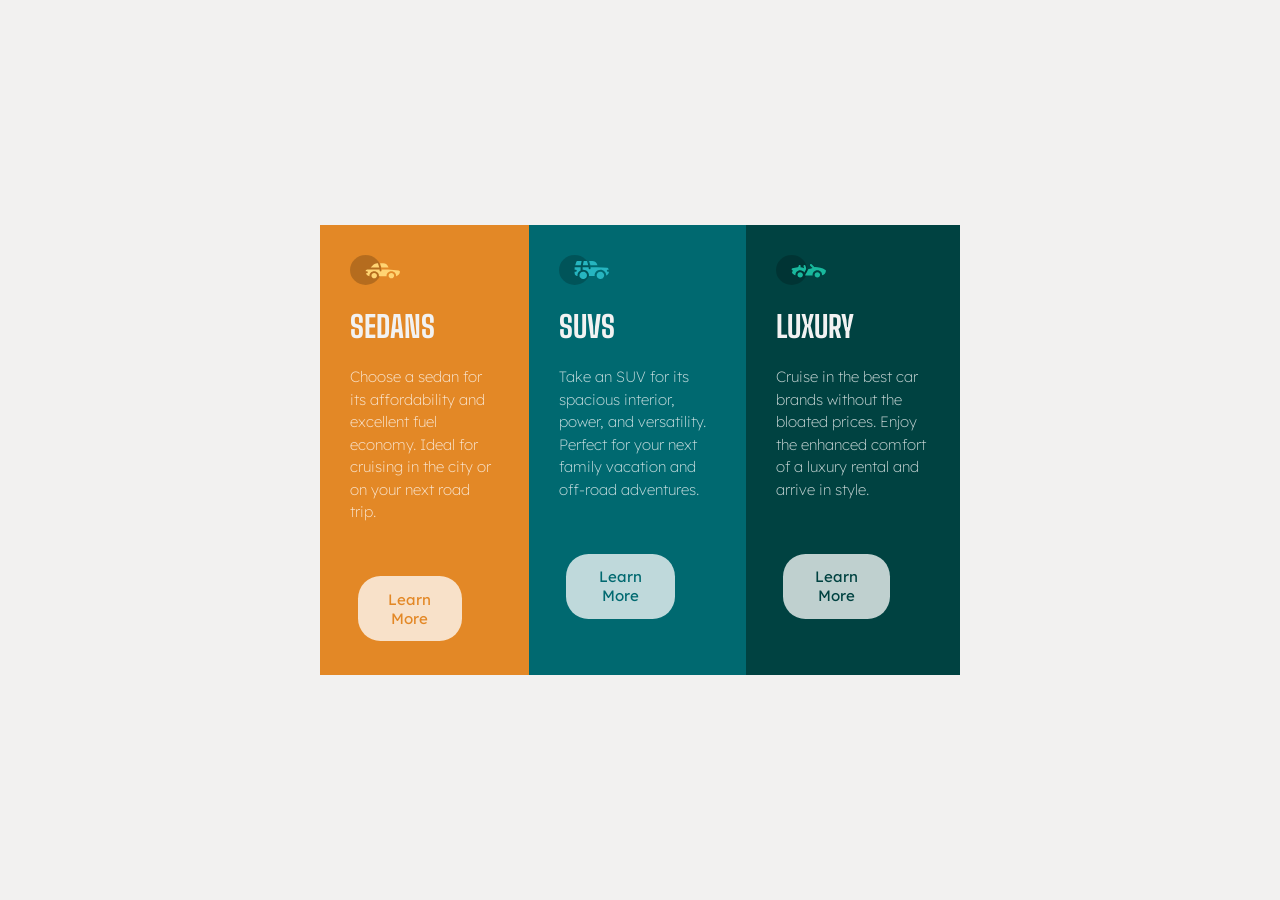
<file: 3-column preview card component/index.html>
<!DOCTYPE html>
<html lang="en">
<head>
    <meta charset="UTF-8">
    <meta name="viewport" content="width=device-width, initial-scale=1.0">
    <title>3-column preview card component</title>
    <link rel="icon" type="image/png" href="./assets/images/favicon-32x32.png">
    <link rel="stylesheet" href="./style.css">
  
    <link rel="preconnect" href="https://fonts.googleapis.com">
    <link rel="preconnect" href="https://fonts.gstatic.com" crossorigin>
    <link href="https://fonts.googleapis.com/css2?family=Big+Shoulders:opsz,wght@10..72,100..900&family=Inter:ital,opsz,wght@0,14..32,100..900;1,14..32,100..900&family=Nosifer&family=Oi&family=Outfit:wght@100..900&family=Patrick+Hand&family=Ultra&family=Young+Serif&display=swap" rel="stylesheet">
    <link href="https://fonts.googleapis.com/css2?family=Big+Shoulders:opsz,wght@10..72,100..900&family=Inter:ital,opsz,wght@0,14..32,100..900;1,14..32,100..900&family=Lexend+Deca:wght@100..900&family=Nosifer&family=Oi&family=Outfit:wght@100..900&family=Patrick+Hand&family=Ultra&family=Young+Serif&display=swap" rel="stylesheet">

</head>
<body>
    <div class="container">
        <div class="card y">
            <div class="y">
                <img src="./assets/images/icon-sedans.svg">
                <h1>SEDANS</h1>
                <p>Choose a sedan for its affordability and excellent fuel economy. Ideal for cruising in the city or on your next road trip.</p>
            </div>
            <a href="#" class="button yy">Learn More</a>
        </div>
        <div class="card b">
            <div>
                <img src="./assets/images/icon-suvs.svg">
                <h1>SUVS</h1>
                <p>Take an SUV for its spacious interior, power, and versatility. Perfect for your next family vacation and off-road adventures.</p>
            </div>
            <a href="#" class="button bb">Learn More</a>
        </div>
        <div class="card g">
            <div>
                <img src="./assets/images/icon-luxury.svg">
                <h1>LUXURY</h1>
                <p>Cruise in the best car brands without the bloated prices. Enjoy the enhanced comfort of a luxury rental and arrive in style.</p>
            </div>
            <a href="#" class="button gg">Learn More</a>
            </div>
            
        </div>
    </div>
</body>
</html>
</file>
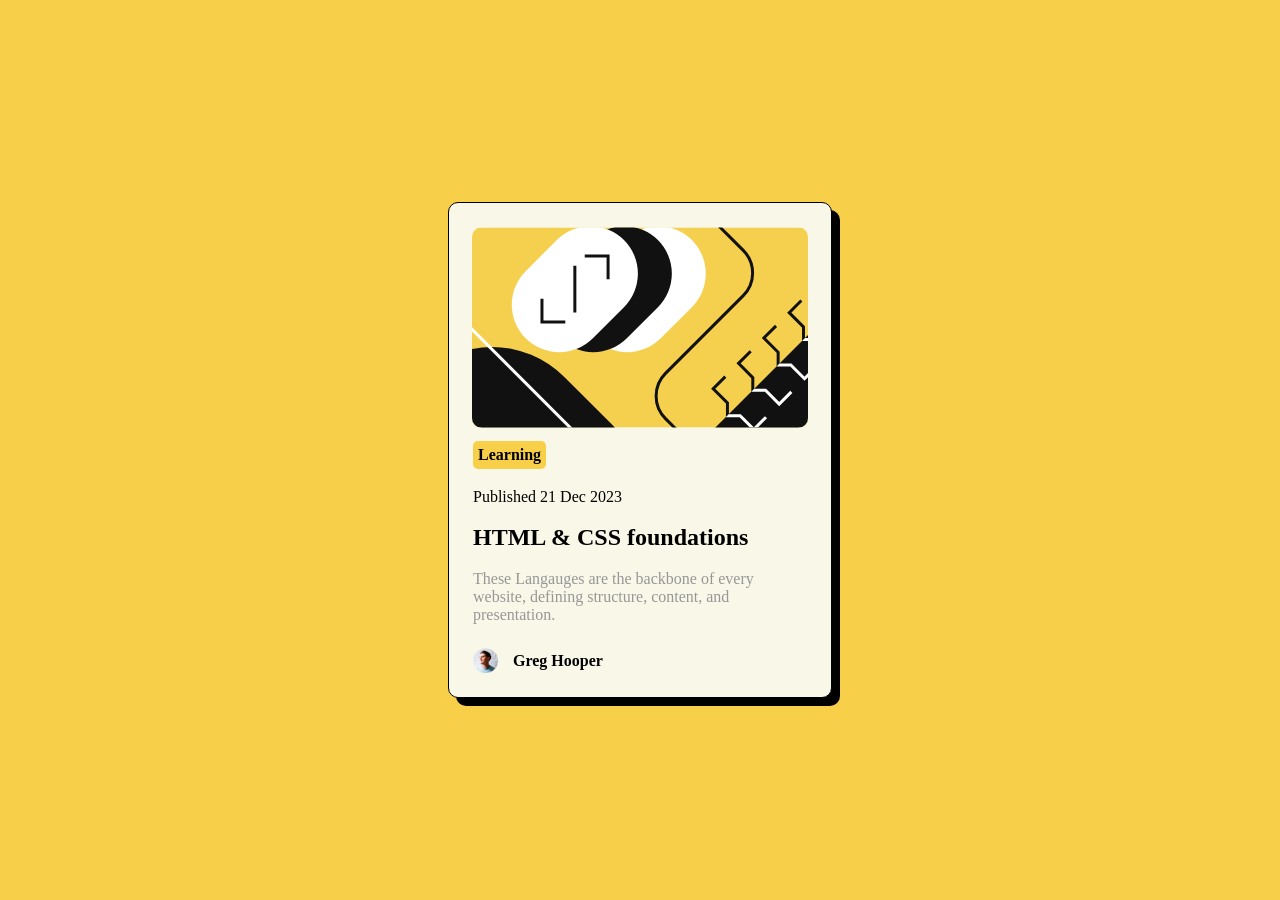
<file: Blog Preview Card/index.html>
<!DOCTYPE html>
<html lang="en">
<head>
    <meta charset="UTF-8">
    <meta name="viewport" content="width=device-width, initial-scale=1.0">
    <title>Blog Preview Card</title>
    <link rel="icon" type="image/png" href="./assets/images/favicon-32x32.png">
    <link rel="stylesheet" href="./style.css">
</head>
<body>
    <div class="card">
        <div class="image">
            <img src="./assets/images/illustration-article.svg" alt="No Image">
        </div>
        <div class="content">
            <p class="colored-bg">Learning</p>
            <p>Published 21 Dec 2023</p>
            <h2>HTML &amp; CSS foundations</h2>
            <p class="colored-txt">These Langauges are the backbone of every website, defining structure, content, and presentation.</p>
        </div>
        <div class="avatar">
            <img src="./assets/images/image-avatar.webp" alt="No Image">
            <p>Greg Hooper</p>
        </div>
    </div>
</body>
</html>
</file>
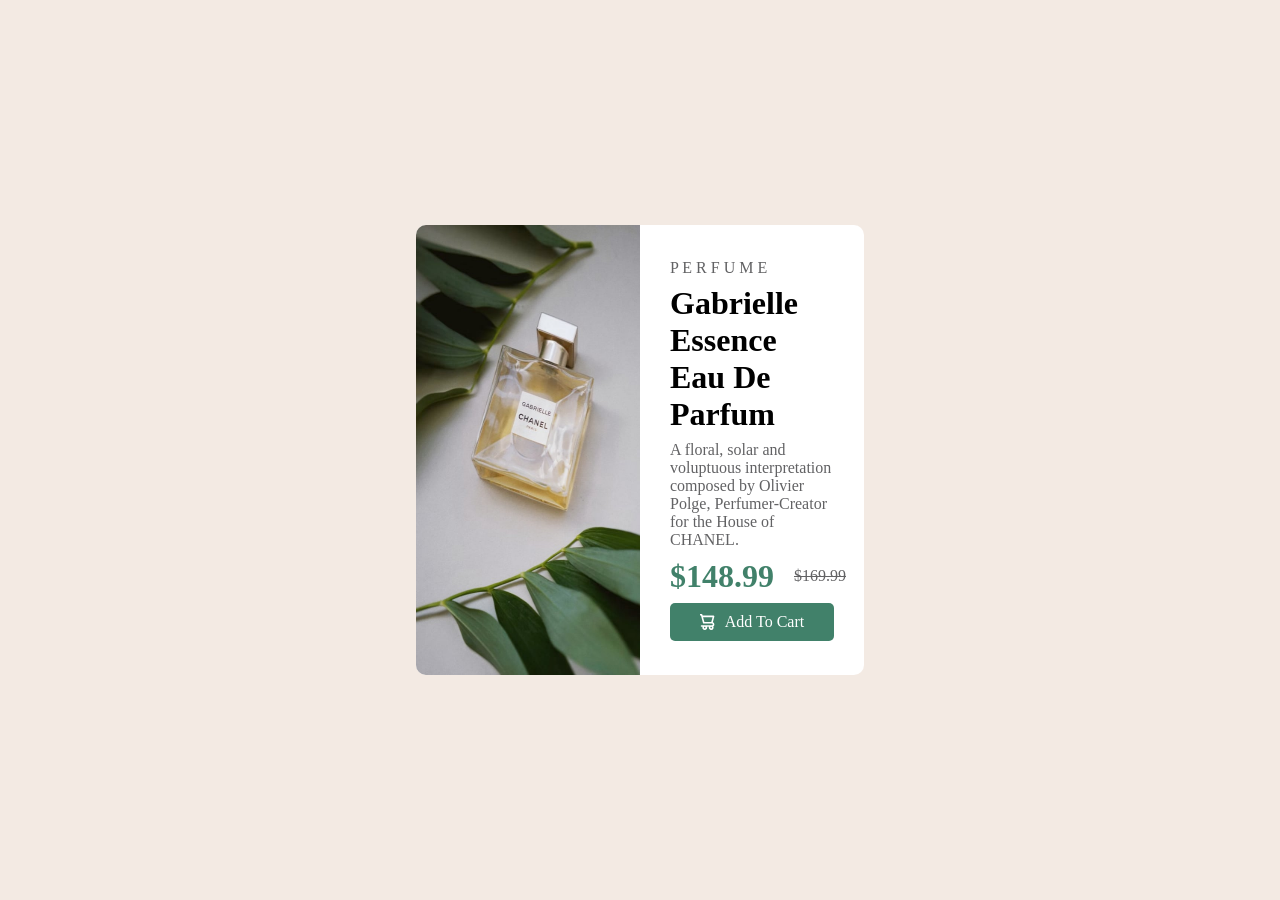
<file: Product Preview Card Component/index.html>
<!DOCTYPE html>
<html lang="en">
<head>
    <meta charset="UTF-8">
    <meta name="viewport" content="width=device-width, initial-scale=1.0">
    <title>Product preview card component</title>
    <link rel="icon" type="image/png" href="./assets/images/favicon-32x32.png">
    <link rel="stylesheet" href="./style.css">
</head>
<body>
   <div class="card">
      <div class="image">
        
        <img src="./assets/images/image-product-desktop.jpg" alt="No Product Image Preview" class="showen">
      </div>
      <div class="content">
        <p>P E R F U M E</p>
        <p class="bold">Gabrielle Essence Eau De Parfum</p>
        <p>A floral, solar and voluptuous interpretation composed by Olivier Polge, Perfumer-Creator for the House of CHANEL.</p>
        <div class="price">
            <span class="colored">&dollar;148.99</span>
            <del>&dollar;169.99</del>
        </div>
        <div class="cart">
            <img src="./assets/images/icon-cart.svg" alt="No Cart Image Preview">
            <a href="#">Add To Cart</a>

        </div>
      </div>
   </div>
</body>
</html>
</file>
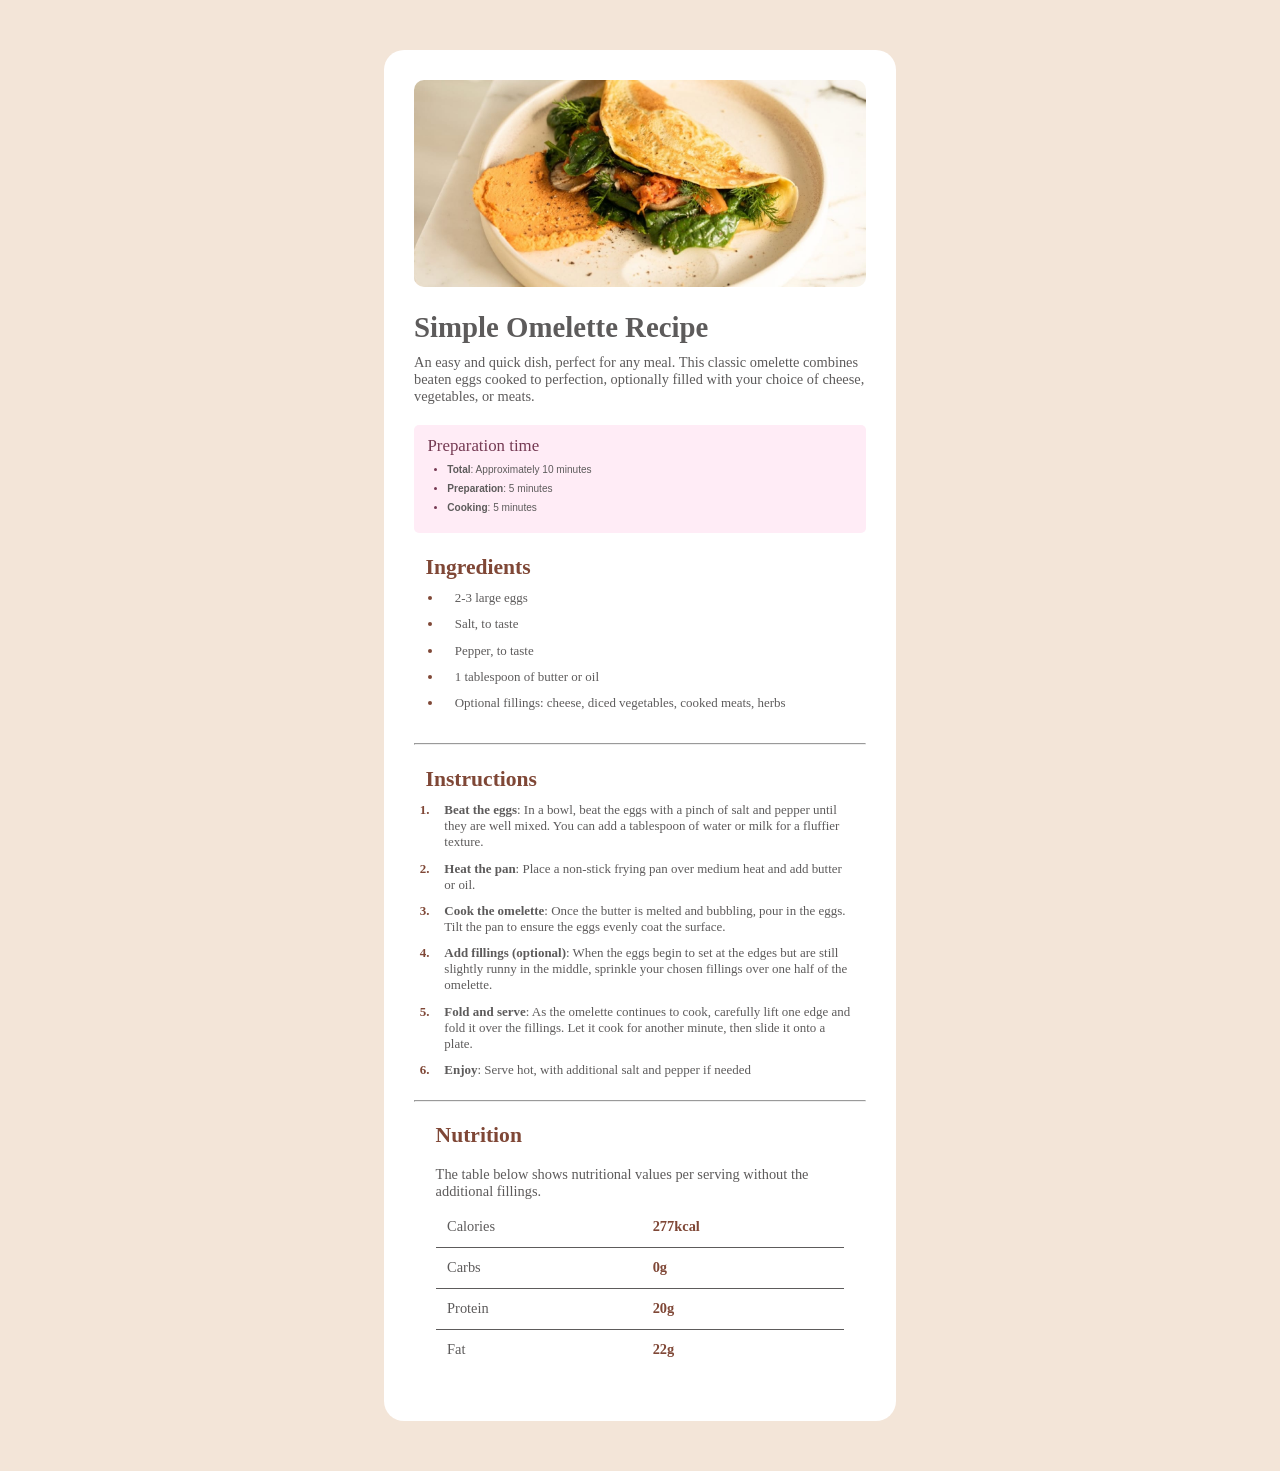
<file: Recipe page/index.html>
<!DOCTYPE html>
<html lang="en">
<head>
    <meta charset="UTF-8">
    <meta name="viewport" content="width=device-width, initial-scale=1.0">
    <title>Recipe page</title>
    <link rel="icon" type="image/png" href="./assets/images/favicon-32x32.png">
    <link rel="stylesheet" href="./style.css">
    <link rel="preconnect" href="https://fonts.googleapis.com">
<link rel="preconnect" href="https://fonts.gstatic.com" crossorigin>
<link href="https://fonts.googleapis.com/css2?family=Inter:ital,opsz,wght@0,14..32,100..900;1,14..32,100..900&family=Nosifer&family=Oi&family=Patrick+Hand&family=Ultra&family=Young+Serif&display=swap" rel="stylesheet">
</head>
<body>
    <div class="card">
        <div class="image">
            <img src="./assets/images/image-omelette.jpeg">
        </div>
        <div class="one">
            <h1>Simple Omelette Recipe</h1>
            <p>An easy and quick dish, perfect for any meal. This classic omelette combines beaten eggs cooked to perfection, optionally filled with your choice of cheese, vegetables, or meats.</p>
        </div>
        <div class="two">
            <h3>Preparation time </h3>
            <ul>
                <li><span>Total</span>: Approximately 10 minutes </li>
                <li><span>Preparation</span>: 5 minutes</li>
                <li><span>Cooking</span>: 5 minutes </li>
            </ul>
        </div>
        <div class="three">
            <h2>Ingredients</h2>
            <ul>
                <li>2-3 large eggs</li>
                <li>Salt, to taste</li>
                <li>Pepper, to taste</li>
                <li>1 tablespoon of butter or oil</li>
                <li>Optional fillings: cheese, diced vegetables, cooked meats, herbs</li>
            </ul>
        </div>
        <hr>
        <div class="four">
            <h2>Instructions</h2>
            <ul>
                <li><span>Beat the eggs</span>: In a bowl, beat the eggs with a pinch of salt and pepper until they are well mixed. You can add a tablespoon of water or milk for a fluffier texture.</li>
                <li><span>Heat the pan</span>: Place a non-stick frying pan over medium heat and add butter or oil.</li>
                <li><span>Cook the omelette</span>: Once the butter is melted and bubbling, pour in the eggs. Tilt the pan to ensure the eggs evenly coat the surface.</li>
                <li><span>Add fillings (optional)</span>: When the eggs begin to set at the edges but are still slightly runny in the middle, sprinkle your chosen fillings over one half of the omelette.</li>
                <li><span>Fold and serve</span>: As the omelette continues to cook, carefully lift one edge and fold it over the fillings. Let it cook for another minute, then slide it onto a plate.</li>
                <li><span>Enjoy</span>: Serve hot, with additional salt and pepper if needed</li>
            </ul>
        </div>
        <hr>
        <div class="five">
            <h2>Nutrition</h2>
            <p>The table below shows nutritional values per serving without the additional fillings.</p>
            <table>
                <tr>
                    <td class="botbor">Calories</td>
                    <td class="colored botbor">277kcal</td>
                </tr>
                <tr>
                    <td class="botbor">Carbs</td>
                    <td class="colored botbor">0g</td>
                </tr>
                <tr>
                    <td class="botbor">Protein</td>
                    <td class="colored botbor">20g</td>
                </tr>
                <tr>
                    <td cl>Fat</td>
                    <td class="colored">22g</td>
                </tr>      
            </table>
        </div>
        

    
    
    
    
    
    
    </div>
</body>
</html>
</file>
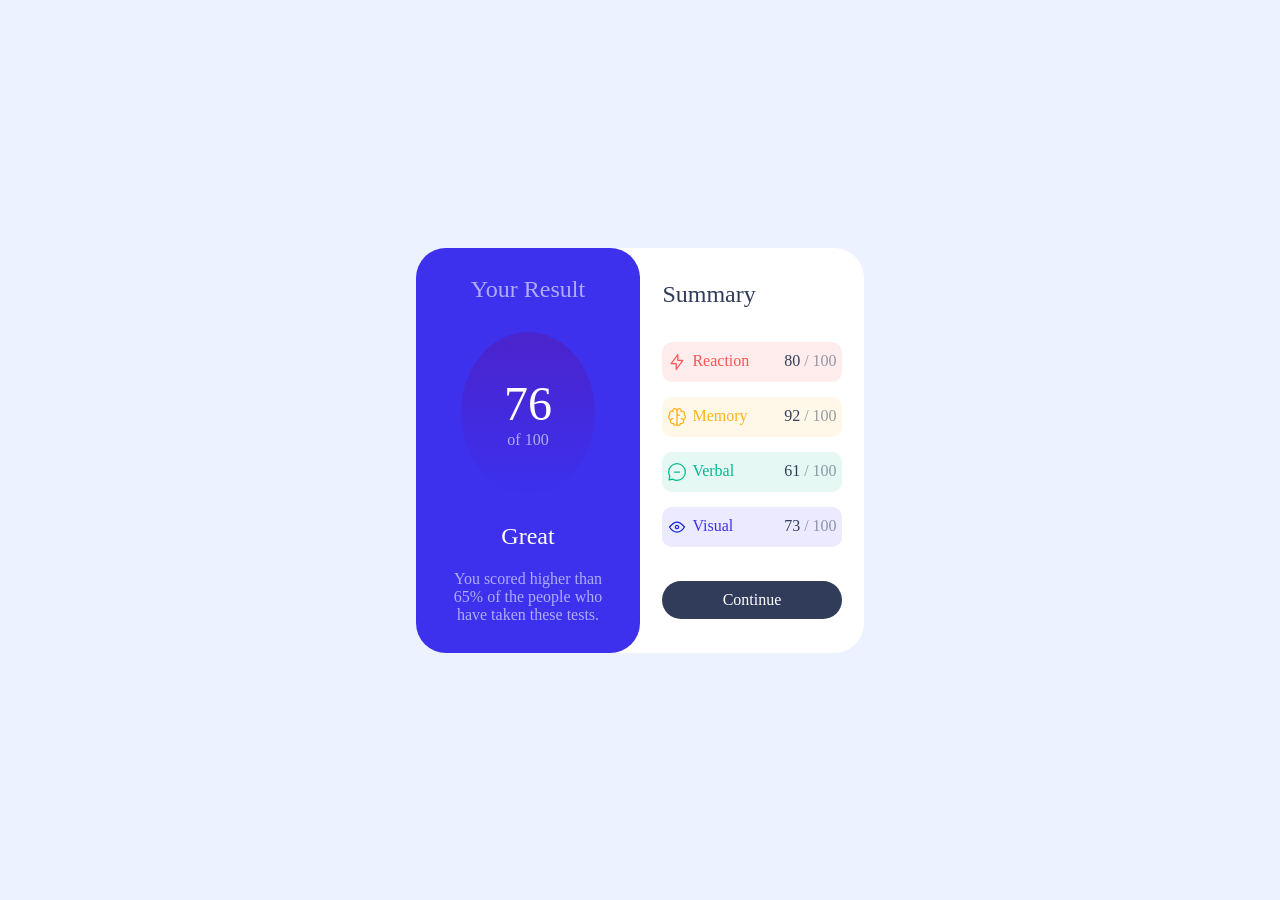
<file: Results summary component/index.html>
<!DOCTYPE html>
<html lang="en">
<head>
    <meta charset="UTF-8">
    <meta name="viewport" content="width=device-width, initial-scale=1.0">
    <title>Results summary component</title>
    <link rel="icon"  type ="image/png" href="./assets/images/favicon-32x32.png">
    <link rel="stylesheet" href="./style.css">
</head>
<body>
    <div class="card">
        <div class="blue-part">
            <p class="top">Your Result</p>
            <div class="circle">
                <p class="number">76</p>
                <p>of 100</p>
            </div>
            <div class="text">
                <p class="middle">Great</p>
                <p class="bottom ">You scored higher than 65% of the people who have taken these tests.</p>
            </div>
            
        </div>
        <div class="white-part">
            <p class="align-left">Summary</p>
            <div class="rows">
                <div class="row red">
                    <div class="row-sub ">
                        <img src="./assets/images/icon-reaction.svg" alt="No reaction icon">
                        <p>Reaction</p>
                    </div>
                    <p class ="black">80<SPAN> / 100</SPAN></p>
                </div>

                <div class="row yellow">
                    <div class="row-sub">
                        <img src="./assets/images/icon-memory.svg" alt="No memory icon">
                        <p>Memory</p>
                    </div>
                    <p class="black">92<SPAN> / 100</SPAN></p>
                </div>

                <div class="row green">
                    <div class="row-sub">
                        <img src="./assets/images/icon-verbal.svg" alt="No verbal icon">
                        <p>Verbal</p>
                    </div>
                    <p class ="black">61<SPAN> / 100</SPAN></p>
                </div>

                <div class="row blue">
                    <div class="row-sub">
                        <img src="./assets/images/icon-visual.svg" alt="No visual icon">
                        <p>Visual</p>
                    </div>
                    <p class ="black">73<SPAN> / 100</SPAN></p>
                </div>
            
            </div>
            <a href="#" class="button">Continue</a>
        </div>
      
    </div>
    
</body>
</html>
</file>
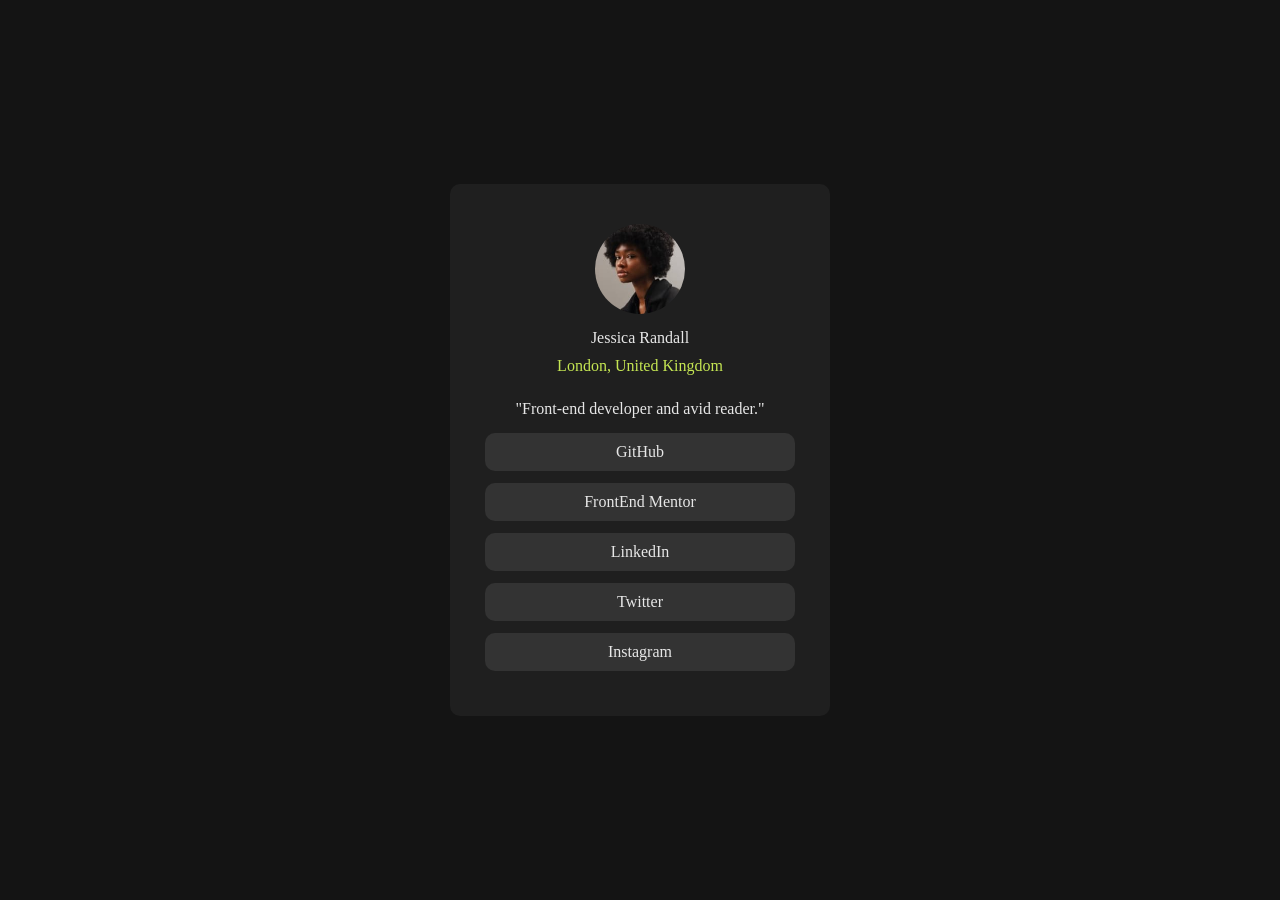
<file: Social Links Profile Solution/index.html>
<!DOCTYPE html>
<html lang="en">
<head>
    <meta charset="UTF-8">
    <meta name="viewport" content="width=device-width, initial-scale=1.0">
    <title>Social links profile</title>
    <link rel="icon" type="image/png" href="./assets/images/favicon-32x32.png">
    <link rel="stylesheet" href="./style.css">
    
</head>
<body>
     <div class="card">
        <div class="top">
            
                <img src="./assets/images/avatar-jessica.jpeg">
                <div>
                    <p>Jessica Randall</p>
                    <p class="colored">London, United Kingdom </p>
                </div>
                
            
        </div>
        <p>"Front-end developer and avid reader."</p>
        <div class="bottom">
            <a class="link" href="https://github.com" target="_blank">GitHub</a>
            <a class="link" href="https://www.frontendmentor.io"target="_blank">FrontEnd Mentor</a>
            <a class="link" href="https://www.linkedin.com"target="_blank">LinkedIn</a>
            <a class="link" href="https://twitter.com"target="_blank">Twitter</a>
            <a class="link" href="https://www.instagram.com"target="_blank">Instagram</a>

        </div>
     </div>
</body>
</html>
</file>
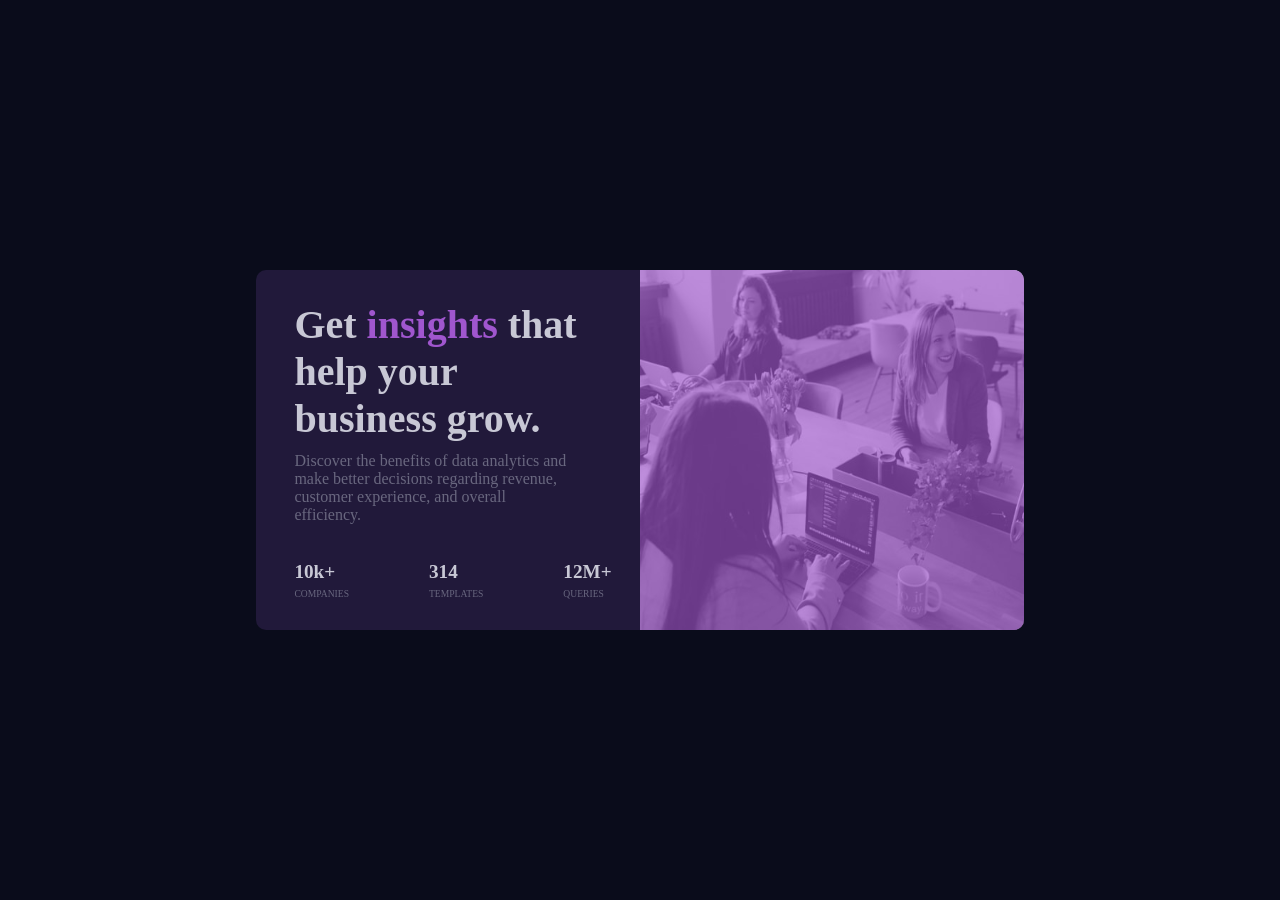
<file: Stats preview card component/index.html>
<!DOCTYPE html>
<html lang="en">
<head>
    <meta charset="UTF-8">
    <meta name="viewport" content="width=device-width, initial-scale=1.0">
    <title>Stats preview card component</title>
    <link rel="icon" type="image/png" href="./assets/images/favicon-32x32.png">
    <link rel="stylesheet" href="./style.css">

</head>
<body>
    <article class="card">
        <section class="left-side">
            <header>
                <p class="head">Get <span>insights</span> that help your business grow.</p>
                <p class="left-side-content">Discover the benefits of data analytics and make better decisions regarding revenue, customer experience, and overall efficiency.</p>

            </header>
            <footer>
              <div>
                <p class="footer-number">10k+</p>
                <p class="footer-text">COMPANIES</p>
              </div>
              <div>
                <p class="footer-number">314</p>
                <p class="footer-text">TEMPLATES</p>
              </div>
              <div >
                <p class="footer-number">12M+</p>
                <p class="footer-text">QUERIES</p>
              </div>
            </footer>
        </section>
       
        <section class="right-side">
            <img src="./assets/images/image-header-desktop.jpg" alt="No Image Preview" class="header-img">
        </section>
    </article>
</body>
</html>
</file>
<file: 3-column preview card component/style.css>
*{
    padding: 0;
    margin: 0;
    box-sizing: border-box;
}

body{
    min-height:100vh;
    min-width: 100%;
    display: flex;
    justify-content: center;
    align-items: center;
    background-color: #f2f1f0;
    
}

.container{
    display: flex;
    width:50%;
    min-height:50vh;
    

}
.card {
    display: flex;
    flex-direction: column;
    font-family:"Lexend Deca" ;
    font-size: 15px;;
    font-weight: 200;
    gap:1.5em;


}
.card img{
    width:50px;
    height:30px;
}
.card div{
    padding:2em ;
    display: flex;
    flex-direction: column;
    gap:1.5em;
    
}
.card p{
    line-height: 1.5em;;
   
    color:hsla(0, 0%, 100%, 0.75)
  
}
.card h1{
    font-family:"Big Shoulders";
    color:hsl(0, 0%, 95%)
}
.y{
    background-color: hsl(31, 77%, 52%);
    
    
}
.b{
    background-color: hsl(184, 100%, 22%);
   
}
.g{
    background-color:  hsl(179, 100%, 13%)
   
}
.button{
    padding:0.9em;
    background-color: hsla(0, 0%, 100%, 0.75);
    width:50%;
    border-radius:1.5em;
    text-align: center;
    text-decoration: none;
    margin-left:2.5em;
    font-weight: 400;
}
.yy{
    color:hsl(31, 77%, 52%)
}
.gg{
    color:hsl(179, 100%, 13%)
}
.bb{
    color: hsl(184, 100%, 22%);
}
@media (max-width:767px){
    .container{
        flex-direction: column;
        width:70%;
    
    }
    .card{
        width:100%;
        height:50vh;
    }
    body{
        align-items: flex-start;
        padding: 2rem 0;
    }
 
}
</file>
<file: Blog Preview Card/style.css>
*{
    padding: 0;
    margin:0;
    box-sizing: border-box;
}
body {
    min-height: 100vh;
    display: flex;
    justify-content: center;
    align-items: center;
    background-color: #f7cf49;
    width: 100%;;
   
}
.image, .image img{
    
    border-radius: 10px;

}
.image img{
    max-width: calc(100vw - 80px);
}
.card {
    background-color: #f9f7e8;
    display: flex;
    flex-direction: column;
    justify-content: center;
    align-items: center;
    padding: 24px;
    border-radius: 10px;
    box-shadow: 8px 8px 0 black ;
    border: solid 1px black;
    width: 384px;
    max-width: calc(100vw - 40px);
   
}
.content{
   
    height:201px;
    display: flex;
    flex-direction: column;
    justify-content:space-around;
    align-items:flex-start;
    
}
.avatar{
    display: flex;
    justify-content: center;
    align-items: center;
    align-self: flex-start;
    gap:15px;
    font-weight: bolder;
    padding-top: 15px;
}
.avatar img{
    width:25px;
    height:25px;
    

}

.colored-bg{
    padding: 5px;
    background-color:#f7cf49;
    font-weight: bolder;
    border-radius: 5px;
}
.colored-txt{
    color:#979797;
    
}
</file>
<file: Product Preview Card Component/style.css>
*{
    padding :0;
    margin:0 ;
    box-sizing: border-box;

    
}
body {
    min-width:100% ;
    min-height: 100vh;;
    display :flex ;
    justify-content: center;
    align-items: center;
    background-color: #f3eae3;
    color: #626264;
}
.card{
    display :flex ;
    width:35%;
    height:50vh;
    border-radius: 10px;
    background-color: #fff;
}
.image img {
    width:100%;
    height:100%;
    border-top-left-radius: 10px;
    border-bottom-left-radius: 10px;;

}
.image {
    width:50%;
    height:100%;   
}
.content{
    display :flex ;
    flex-direction: column;
    justify-content: space-around;
    padding: 30px;;
    width:50%;
}
.bold{
    font-weight: bolder;
    font-size:2em;
    color:#000;
}
.colored {
    color:#41816a;
    font-weight: bolder;
    font-size:2em;
    margin-right: 20px;;
}
.price{
    display: flex;
    align-items: center;  
}
.cart{
    background-color: #41816a;
    padding: 10px;
    display: flex;
    justify-content: center;
    align-items: center;
    gap:10px;
    border-radius: 5px;

}
.cart a{
    text-decoration:none;
    color:#fff;
}
.hidden{
    display: none;
}
@media (max-width: 767px) {
   .card{
      width:80%;
      height:70vh;
      flex-direction: column;
   }
   .content {
    width:100%;
    height:60%;
   }
  
   .image{
    width:100%;
    height:40%;

   
   }
   .image img {
     width: 100%;
    height: 100%;
    object-fit: cover;
    object-position: center center;
   }
}
</file>
<file: Recipe page/style.css>
*{
    padding:0;
    margin:0;
    box-sizing: border-box;
    
}
body{
    min-height: 100vh;
    min-width:100%;
    display:flex;
    justify-content: center;
    align-items: center;
    background-color: #f3e5d8;
    font-size: 0.9em;
    color: #5d5b5b;
}
.young-serif-regular {
    font-family: "Young Serif", serif;
    font-weight: 400;
    font-style: normal;
}

.card{
    margin: 50px;;
    height:auto;
    background-color: #fff;
    width:40%;
    display: flex ;
    flex-direction: column;
    padding: 30px;
    border-radius: 20px;;
}

img{
    width:100%;
    border-radius:10px;

}
.one {
    padding: 20px 0;
}
.one h1 {
    margin-bottom: 10px;
    font-weight: 600;
}
.two {
    background-color: #ffecf6;
    padding: 0.8em 0;
    border-radius: 5px;
}
.two h3{
    color:#753a53;
    font-weight: 400;
    padding-left: 0.8em;
   
}
.two ul {
    list-style-type:disc;
    font-size:0.7em ;
    font-family: "Outfit", sans-serif;
    padding-left: 2.5em;    
}
.two ul li::marker {
    color: #753a53;
    
}
.two li , .three li{
    margin: 0.8em;
}
.two span{
    font-weight:900;
}
.three h2 , .four h2 , .five h2{
    color:#7f4736;
}
.three ul li::marker ,
.four ul li::marker  ,
.five ul li::marker ,
.colored{
    color:#7f4736;
}

.three ,.four{

    padding: 1.5em 0.8em;;
}
.three ul, .four ul{
    margin-top:0.5em;
    padding-left: 0.5em;
   
}
.three li , .four li {
    padding-left:0.9em;
    font-size: 0.9em;
}
.four{
    padding: 1.5em 0.8em;;
}
.four ul {    
    list-style-type:decimal;
}
.four li{
    margin-top: 0.8em;;
}
.four span , .four li::marker , .colored{
    font-weight: 900;
    
}

.five{
    padding:1.5em;
}
.five h2{
    margin-bottom: 0.8em;
}
.five  table{
    width:100%;
    border-collapse: collapse;
    margin-top: 0.5em;
}
.botbor  {
    border-bottom: 1px solid #5d5b5b;;
}
.five td{
    padding: 0.8em;

}
@media (max-width:767px){
    .card{
        width:100%;
    }
}
</file>
<file: Results summary component/style.css>
*{
    padding:0;
    margin:0;
    box-sizing: border-box;
}

body {
    display: flex;
    justify-content: center;
    align-items: center;
    min-width: 100%;
    min-height: 100vh;
    background-color: #ecf2ff ;
}

.card {
    display: flex;
    width:35%;
    height:45vh;
    background-color: #fff;
    border-radius: 30px;;
}
.blue-part {
    background-color: #3d31ee;
    width:50%;
    display: flex;
    flex-direction: column;
    justify-content: space-evenly;
    align-items: center;
    color:#aeacfb;
    border-radius: 30px;;
}
.white-part{
    width:50%;
    display: flex;
    flex-direction: column;
    justify-content: space-evenly;
    align-items: center;
   
}

.row {
    width:100%;
    border-radius: 10px;;
    display :flex ;
    justify-content: space-between;
    padding:10px 5px;
}
.row-sub{
    display: flex;
    gap:5px;
}

.rows{
    display: flex;
    flex-direction: column;
    width:80%;
    gap:15px;
}
.button{
   width:80%;
   padding:10px;
   text-decoration: none;
   color:#fff;
   background-color: #313c5a;
   text-align: center;
   border-radius: 50px;
}
.align-left{
    width:80%;
    color:#313c5a;
    font-size: 1.5em;;
}
.red {
    color:#ff5454;
    background:rgba(255, 84, 84 ,0.1);
}
.yellow {
    color:#ffb21d;
    background:rgba(255, 178, 29, 0.1);
}
.blue {
    color:#3d31ee;
    background: rgba(61, 49, 238,0.1);
}
.green{
    color:#00bb8f;
    background: rgba(0, 187, 143,0.1);
}
.black {
    color :#323d5a;
}
.black span {
    color :rgba(50, 61, 90,0.5)
}
.text {

    width: 80%;
    height:25%;
    text-align: center;
    display: flex;
    flex-direction: column;
    justify-content: space-between;
    align-items: center;
    padding:0 5px;;
}
.middle , .top{
  font-size: 1.5em;;
}
.middle{
    color:#fff;
}
 .number{
    font-size: 3em;
    color: #fff;
 }
 .circle {
    display: flex;
    flex-direction: column;
    justify-content: center;
    align-items: center;
    text-align: center;
    width:60%;
    height:40%;
    border-radius:50%;
    background: linear-gradient(
        360deg ,
        rgb(60, 48, 238) ,
        rgb(75, 36, 204)
   );
   
 }
@media(max-width:767px){
    .card {
        flex-direction: column;
        width:70%;
        height:80vh;
    }
    .blue-part{
        width:100%;
        height:50%;
    }
    .white-part{
        width:100%;
        height: 50%;
    }
    
}
</file>
<file: Social Links Profile Solution/style.css>
*{
    margin: 0;
    padding: 0;
    box-sizing: border-box;
}
body {
    background-color: #141414;
    min-height:100vh;
    color:#e7e7e7;
    display:flex;
    flex-direction: column;
    justify-content: center;
    align-items: center;
    padding:20px; 
}
.top {
    display: flex;
    flex-direction: column;
    align-items:center;
    justify-content:space-between;
    text-align: center;
    padding: 10px;; 
}
.top div{
    width:100%;
    padding: 10px;   
}
.top div p {
    padding: 5px;;
}
.card{
    border-radius: 10px;
    background-color: #1f1f1f;
    width:100%;
    max-width:380px;
    padding:30px 20px;
    display: flex;
    flex-direction: column;
    justify-content:center;
    align-items: center;
}
.bottom{
    padding: 15px;;
    display: flex;
    flex-direction: column;
    align-items: center;
    width:100%;
    gap:12px;
}
.link{
    gap: 12px;
    width: 100%;
    color:#e7e7e7;
    text-align: center;
    padding: 10px;;
    text-decoration: none;
    background-color: #333333;
    border-radius: 10px;
}
.link:hover{
    color:#c5e653;

}
.link:focus-visible{
    background-color: #a29d99;

}
img{
    border-radius: 50%;
    width:90px;
    height:90px;
}
.colored{
    color:#c5e653;
}
</file>
<file: Stats preview card component/style.css>
*{
    padding:0;
    margin:0;
    box-sizing: border-box;
}
body{
    display: flex;
    
    min-width: 100%;
    min-height: 100vh;
    
    justify-content: center;
    align-items: center;

    background-color: #0a0c1b;
}

.card{
   
    display: flex;
    width:60%;
    height:40vh;
    background-color:#21193a ;
   border-radius:10px;
   
}
.left-side , .right-side {
    width:50%;
    height:100%;
  

}

.header-img{
    width:100%;
    height: 100%;
   
   border-top-right-radius:10px;
    border-bottom-right-radius: 10px;
}
footer{
    display :flex ;
    font-size: 0.6em;
    gap:80px;
}
.footer-number  , .head {
    font-size: 2em;
}
span {
    color:#a056ce;
}
.head , .footer-number{
    color:#c8c8d5;
}
.left-side{
    display: flex;
    flex-direction: column;
    align-items: center;
    justify-content:space-evenly;
    
}
header, footer  {
    width:80%;
    
}
.head{
    font-size: 2.5em;
    width:100%;
    margin-bottom:10px;
}
.footer-text , .left-side-content{
    color:#69677f;
}

.left-side-content {
    width: 90%;
}
.head , .footer-number{
    font-weight: bolder;
}
div p{
    margin-top: 5px;;
}
.right-side {
    position: relative;
}

.right-side::after{
    position: absolute;
    content:"";
    inset:0;
    background: #a056ce;
    opacity: 0.66;
    
}
.right-side::after,
.right-side img {
    border-top-right-radius: 10px;
    border-bottom-right-radius: 10px;
}
@media (max-width:767px){
    .right-side::after,
    .right-side img {
        border-top-right-radius: 10px;
        border-top-left-radius: 10px;
        border-bottom-right-radius: 0;
    }
    .card{
        min-height:80vh;
        height:auto;
        width:90%;
        justify-content: space-around;
        flex-direction: column-reverse;
        
    }
    .left-side{
        width:100%;
        
    }
    .right-side{
        height:30vh;
        width: 100%;
       
    }
    header {
 
        width: 100%;;
        text-align: center;
        height: 30vh;;
        padding: 30px;;
    }
    .head{
        font-size: 2em;
    }
    .left-side-content{
        font-size: 1.2em;
        width:100%;
       
    }
    footer{
        gap:10px;
        text-align: center;
        flex-direction: column;
        justify-content: center;
        align-items: center;
        height:30vh;

      
        
    }
    .footer-number{
        font-size: 2.5em;
    }
    .footer-text {
        font-size: 1.5em;
    }
   
}
</file>
